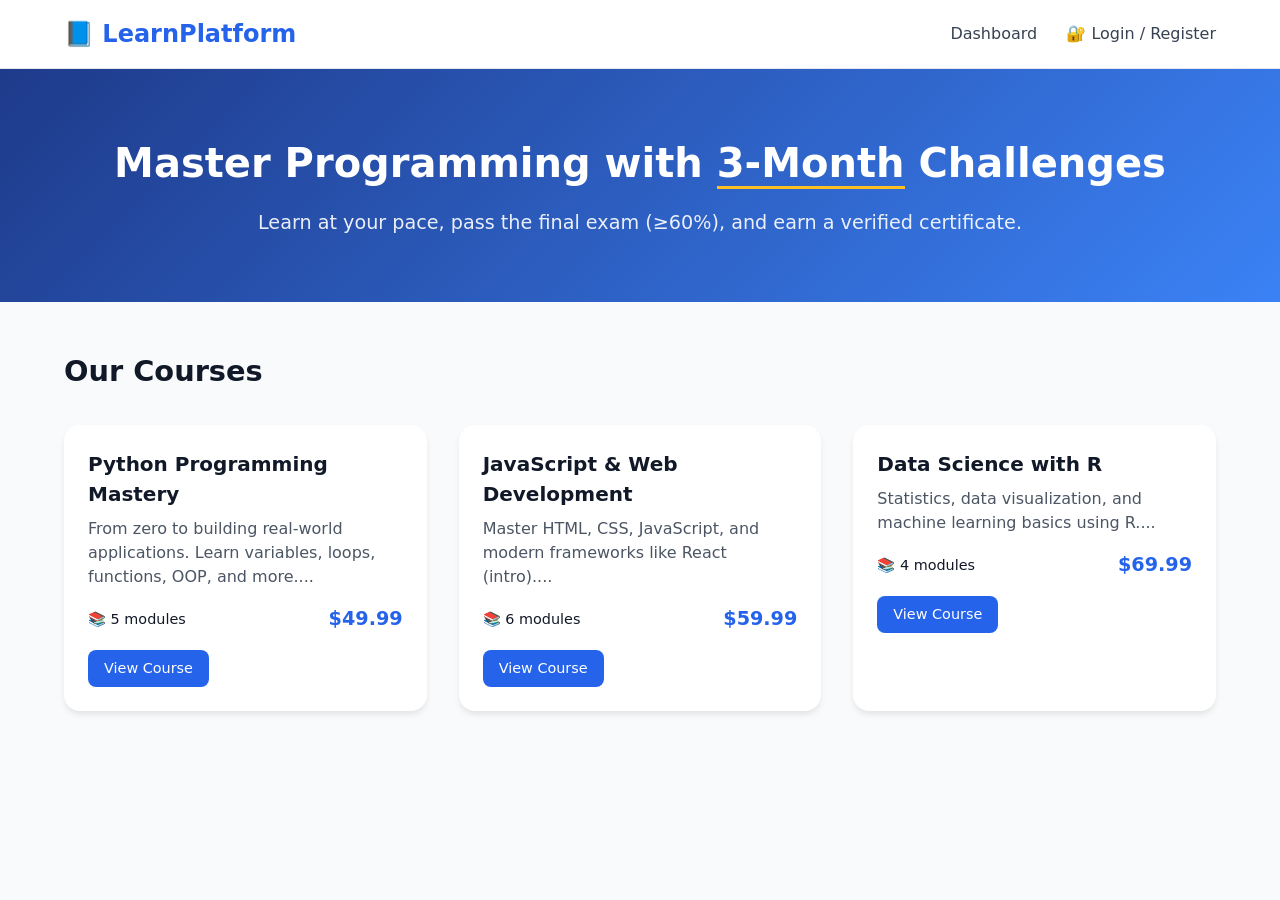
<file: frontend/index.html>
<!DOCTYPE html>
<html lang="en">
<head>
    <meta charset="UTF-8">
    <meta name="viewport" content="width=device-width, initial-scale=1.0">
    <title>LearnPlatform – Programming Courses</title>
    <link rel="stylesheet" href="css/style.css">
</head>
<body>

    <!-- Navigation -->
    <nav class="navbar">
        <div class="container">
            <a href="index.html" class="logo">📘 LearnPlatform</a>
            <div class="nav-links">
                <a href="dashboard.html">Dashboard</a>
                <a href="#" id="authLink">Login / Register</a>
            </div>
        </div>
    </nav>

    <!-- Hero -->
    <section class="hero">
        <div class="container">
            <h1>Master Programming with <span>3-Month</span> Challenges</h1>
            <p>Learn at your pace, pass the final exam (≥60%), and earn a verified certificate.</p>
        </div>
    </section>

    <!-- Course Grid -->
    <section class="courses-section">
        <div class="container">
            <h2>Our Courses</h2>
            <div id="courseGrid" class="course-grid">
                <!-- Courses will be loaded here by JS -->
                <div class="loading">Loading courses...</div>
            </div>
        </div>
    </section>

    <script src="js/mock-api.js"></script>
    <script src="js/common.js"></script>
    <script src="js/index.js"></script>
</body>
</html>
</file>
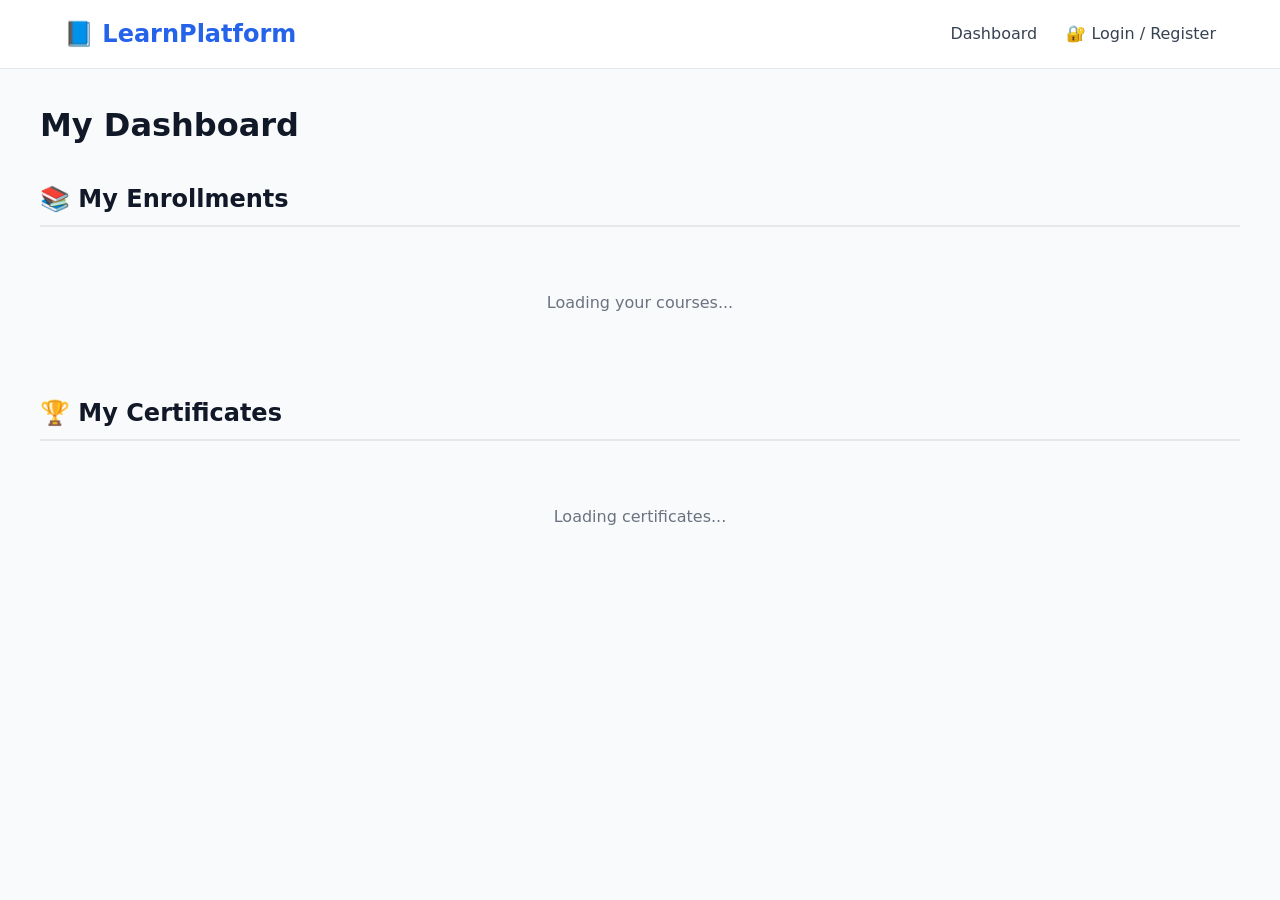
<file: frontend/dashboard.html>
<!DOCTYPE html>
<html lang="en">
<head>
    <meta charset="UTF-8">
    <meta name="viewport" content="width=device-width, initial-scale=1.0">
    <title>Dashboard | LearnPlatform</title>
    <link rel="stylesheet" href="css/style.css">
    <style>
        .dashboard-grid {
            display: grid;
            grid-template-columns: repeat(auto-fill, minmax(350px, 1fr));
            gap: 1.5rem;
            margin-top: 1.5rem;
        }
        .enrollment-card {
            background: white;
            border-radius: 1rem;
            padding: 1.5rem;
            box-shadow: 0 1px 3px rgba(0,0,0,0.1);
            transition: transform 0.2s;
        }
        .enrollment-card:hover {
            transform: translateY(-2px);
        }
        .deadline {
            font-size: 0.9rem;
            color: #6b7280;
            margin: 0.5rem 0;
        }
        .deadline.urgent {
            color: #dc2626;
            font-weight: bold;
        }
        .progress-bar {
            background: #e5e7eb;
            border-radius: 9999px;
            height: 0.5rem;
            margin: 1rem 0;
            overflow: hidden;
        }
        .progress-fill {
            background: #2563eb;
            height: 100%;
            width: 0%;
            border-radius: 9999px;
            transition: width 0.3s;
        }
        .exam-attempts {
            display: inline-block;
            background: #f3f4f6;
            padding: 0.25rem 0.75rem;
            border-radius: 9999px;
            font-size: 0.8rem;
            margin-top: 0.5rem;
        }
        .certificate-badge {
            display: inline-block;
            background: #d1fae5;
            color: #065f46;
            padding: 0.25rem 0.75rem;
            border-radius: 9999px;
            font-size: 0.8rem;
            margin-left: 0.5rem;
        }
        .btn-sm {
            padding: 0.4rem 0.8rem;
            font-size: 0.8rem;
            margin-top: 0.75rem;
            margin-right: 0.5rem;
        }
        .section-title {
            font-size: 1.5rem;
            margin-top: 2rem;
            margin-bottom: 1rem;
            border-bottom: 2px solid #e5e7eb;
            padding-bottom: 0.5rem;
        }
        .certificate-card {
            background: #fef3c7;
            border-left: 4px solid #f59e0b;
        }
        .empty-state {
            text-align: center;
            padding: 3rem;
            color: #6b7280;
        }
    </style>
</head>
<body>
    <nav class="navbar">
        <div class="container">
            <a href="index.html" class="logo">📘 LearnPlatform</a>
            <div class="nav-links">
                <a href="dashboard.html">Dashboard</a>
                <a href="#" id="authLink">Login / Register</a>
            </div>
        </div>
    </nav>

    <div class="container" style="padding: 2rem 0;">
        <h1>My Dashboard</h1>
        <div id="welcomeMessage"></div>

        <!-- Enrolled Courses Section -->
        <h2 class="section-title">📚 My Enrollments</h2>
        <div id="enrollmentsContainer">
            <div class="loading">Loading your courses...</div>
        </div>

        <!-- Certificates Section -->
        <h2 class="section-title">🏆 My Certificates</h2>
        <div id="certificatesContainer">
            <div class="loading">Loading certificates...</div>
        </div>
    </div>

    <script src="js/mock-api.js"></script>
    <script src="js/common.js"></script>
    <script src="js/dashboard.js"></script>
</body>
</html>
</file>
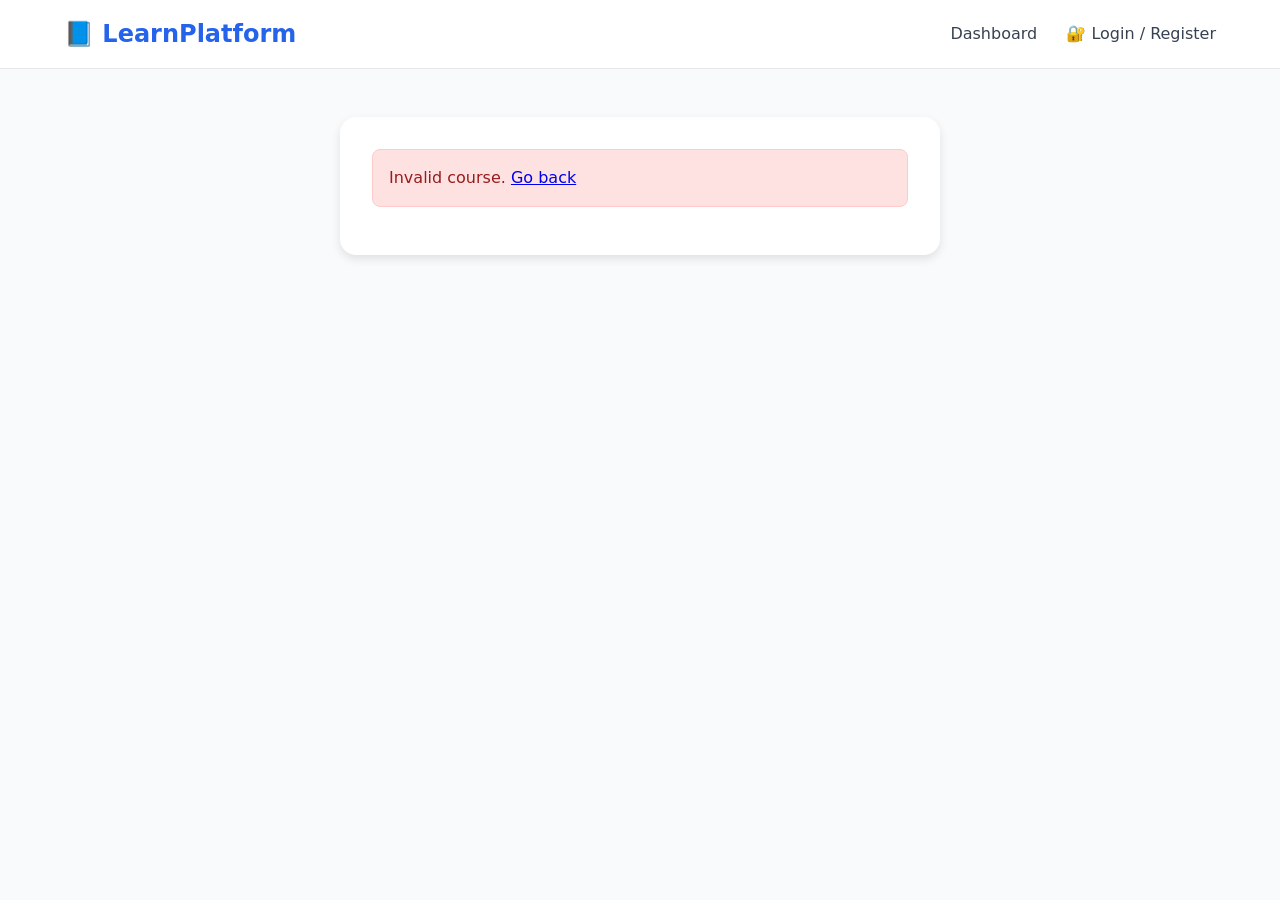
<file: frontend/enrollment.html>
<!DOCTYPE html>
<html lang="en">
<head>
    <meta charset="UTF-8">
    <meta name="viewport" content="width=device-width, initial-scale=1.0">
    <title>Enroll | LearnPlatform</title>
    <link rel="stylesheet" href="css/style.css">
    <style>
        .enrollment-container {
            max-width: 600px;
            margin: 3rem auto;
            background: white;
            border-radius: 1rem;
            padding: 2rem;
            box-shadow: 0 4px 10px rgba(0,0,0,0.1);
        }
        .course-summary {
            background: #f9fafb;
            padding: 1.5rem;
            border-radius: 0.75rem;
            margin: 1.5rem 0;
        }
        .price-large {
            font-size: 2rem;
            font-weight: bold;
            color: #2563eb;
        }
        .deadline-note {
            background: #e0f2fe;
            padding: 1rem;
            border-radius: 0.5rem;
            margin: 1rem 0;
            font-size: 0.9rem;
        }
        .btn-block {
            width: 100%;
            padding: 1rem;
            font-size: 1.1rem;
            margin-top: 1rem;
        }
        .alert-success {
            background: #d1fae5;
            color: #065f46;
            padding: 1rem;
            border-radius: 0.5rem;
            margin-bottom: 1rem;
        }
        .alert-error {
            background: #fee2e2;
            color: #991b1b;
            padding: 1rem;
            border-radius: 0.5rem;
            margin-bottom: 1rem;
        }
    </style>
</head>
<body>
    <nav class="navbar">
        <div class="container">
            <a href="index.html" class="logo">📘 LearnPlatform</a>
            <div class="nav-links">
                <a href="dashboard.html">Dashboard</a>
                <a href="#" id="authLink">Login / Register</a>
            </div>
        </div>
    </nav>

    <div class="enrollment-container" id="enrollmentContainer">
        <div class="loading-container">
            <div class="loading-spinner"></div>
            <p>Loading course details...</p>
        </div>
    </div>

    <script src="js/mock-api.js"></script>
    <script src="js/common.js"></script>
    <script>
        // Get course ID from URL
        function getCourseIdFromURL() {
            const params = new URLSearchParams(window.location.search);
            return params.get('course_id');
        }

        async function loadEnrollmentPage() {
            const courseId = getCourseIdFromURL();
            if (!courseId) {
                document.getElementById('enrollmentContainer').innerHTML = '<div class="alert-error">Invalid course. <a href="index.html">Go back</a></div>';
                return;
            }

            // Check if user is logged in
            if (!MOCK_API.currentUser) {
                document.getElementById('enrollmentContainer').innerHTML = `
                    <div class="course-summary">
                        <p>Please login to enroll.</p>
                        <a href="login.html?returnUrl=enrollment.html?course_id=${courseId}" class="btn btn-block">Login</a>
                    </div>
                `;
                return;
            }

            try {
                const course = await MOCK_API.getCourseDetail(courseId);
                const user = MOCK_API.currentUser;
                
                // Refresh enrollments from storage to ensure latest data
                const enrollments = MOCK_API.getEnrollments();
                const alreadyEnrolled = enrollments.some(e => e.userId == user.id && e.courseId == course.id);
                
                console.log('Current user:', user);
                console.log('All enrollments:', enrollments);
                console.log('Already enrolled?', alreadyEnrolled);
                
                if (alreadyEnrolled) {
                    document.getElementById('enrollmentContainer').innerHTML = `
                        <div class="course-summary">
                            <div class="alert-success">✅ You are already enrolled in <strong>${course.title}</strong>!</div>
                            <a href="learn.html?course_id=${course.id}" class="btn btn-block">Continue Learning →</a>
                            <a href="dashboard.html" class="btn btn-outline btn-block" style="margin-top: 0.5rem;">Go to Dashboard</a>
                        </div>
                    `;
                    return;
                }

                // Render enrollment form
                document.getElementById('enrollmentContainer').innerHTML = `
                    <h1>Complete Your Enrollment</h1>
                    <div class="course-summary">
                        <h3>${course.title}</h3>
                        <p>${course.description}</p>
                        <div class="price-large">$${course.price}</div>
                    </div>
                    <div class="deadline-note">
                        ⏰ After enrollment, you will have <strong>3 months</strong> to complete the course and pass the final exam.<br>
                        📝 You get <strong>3 free exam attempts</strong>. Extra attempts can be purchased later.
                    </div>
                    <button id="confirmEnrollBtn" class="btn btn-block">Confirm & Pay (Mock)</button>
                    <button id="cancelBtn" class="btn btn-outline btn-block" style="margin-top: 0.5rem;">Cancel</button>
                    <div id="enrollMessage" style="margin-top: 1rem;"></div>
                `;

                document.getElementById('confirmEnrollBtn').addEventListener('click', async () => {
                    const btn = document.getElementById('confirmEnrollBtn');
                    btn.disabled = true;
                    btn.textContent = 'Processing...';
                    const msgDiv = document.getElementById('enrollMessage');
                    
                    try {
                        console.log('Attempting enrollment for user:', user.id, 'course:', course.id);
                        const result = await MOCK_API.enroll(user.id, course.id);
                        console.log('Enrollment result:', result);
                        
                        if (result.success) {
                            msgDiv.innerHTML = '<div class="alert-success">Enrollment successful! Redirecting to learning...</div>';
                            setTimeout(() => {
                                window.location.href = `learn.html?course_id=${course.id}`;
                            }, 1500);
                        }
                    } catch (err) {
                        console.error('Enrollment error:', err);
                        msgDiv.innerHTML = `<div class="alert-error">${err.error || 'Enrollment failed'}</div>`;
                        btn.disabled = false;
                        btn.textContent = 'Confirm & Pay';
                    }
                });

                document.getElementById('cancelBtn').addEventListener('click', () => {
                    window.location.href = `course-detail.html?id=${course.id}`;
                });

            } catch (err) {
                console.error('Load error:', err);
                document.getElementById('enrollmentContainer').innerHTML = `<div class="alert-error">Error loading course: ${err}</div>`;
            }
        }

        document.addEventListener('DOMContentLoaded', loadEnrollmentPage);
    </script>
</body>
</html>
</file>
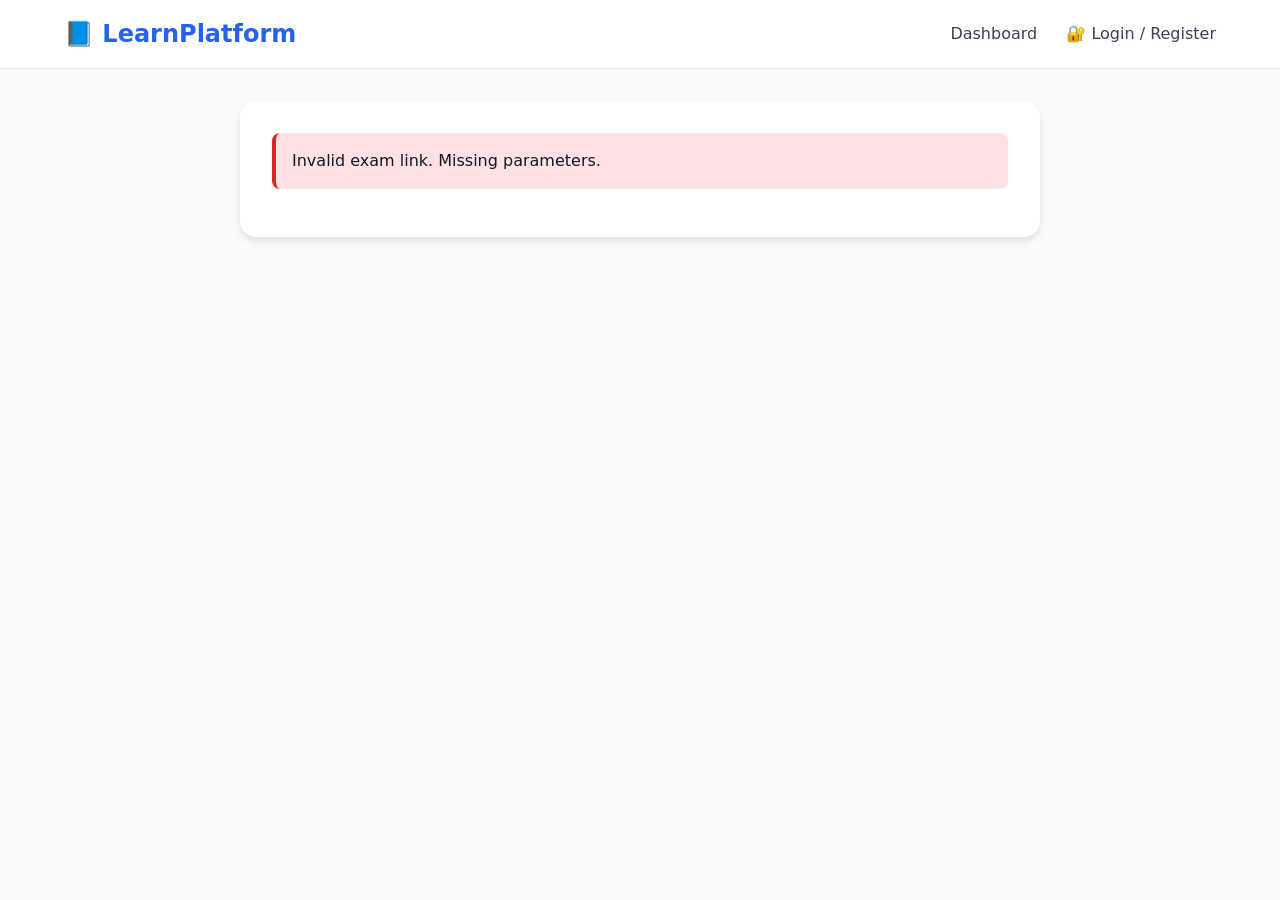
<file: frontend/exam.html>
<!DOCTYPE html>
<html lang="en">
<head>
    <meta charset="UTF-8">
    <meta name="viewport" content="width=device-width, initial-scale=1.0">
    <title>Final Exam | LearnPlatform</title>
    <link rel="stylesheet" href="css/style.css">
    <style>
        .exam-container {
            max-width: 800px;
            margin: 2rem auto;
            background: white;
            border-radius: 1rem;
            padding: 2rem;
            box-shadow: 0 4px 6px rgba(0,0,0,0.1);
        }
        .exam-header {
            border-bottom: 2px solid #e5e7eb;
            padding-bottom: 1rem;
            margin-bottom: 2rem;
        }
        .exam-question {
            background: #f9fafb;
            border-radius: 0.75rem;
            padding: 1.5rem;
            margin-bottom: 1.5rem;
        }
        .question-text {
            font-weight: 600;
            margin-bottom: 1rem;
            font-size: 1.1rem;
        }
        .option {
            margin: 0.5rem 0;
            padding-left: 0.5rem;
        }
        .option label {
            margin-left: 0.5rem;
        }
        .exam-actions {
            display: flex;
            justify-content: space-between;
            margin-top: 2rem;
        }
        .warning {
            background: #fee2e2;
            border-left: 4px solid #dc2626;
            padding: 1rem;
            margin-bottom: 1rem;
            border-radius: 0.5rem;
        }
        .timer {
            font-size: 1.2rem;
            font-weight: bold;
            color: #dc2626;
            text-align: right;
        }
        [contenteditable="true"] {
            user-select: text;
        }
        .disable-select {
            user-select: none;
        }
        .watermark {
            position: fixed;
            bottom: 10px;
            right: 10px;
            opacity: 0.2;
            font-size: 0.8rem;
            pointer-events: none;
            z-index: 999;
        }
    </style>
</head>
<body class="disable-select">
    <div class="watermark" id="watermark"></div>

    <nav class="navbar">
        <div class="container">
            <a href="index.html" class="logo">📘 LearnPlatform</a>
            <div class="nav-links">
                <a href="dashboard.html">Dashboard</a>
                <a href="#" id="authLink">Login / Register</a>
            </div>
        </div>
    </nav>

    <div class="exam-container" id="examContainer">
        <div class="loading">Loading exam...</div>
    </div>

    <script src="js/mock-api.js"></script>
    <script src="js/common.js"></script>
    <script src="js/exam.js"></script>
</body>
</html>
</file>
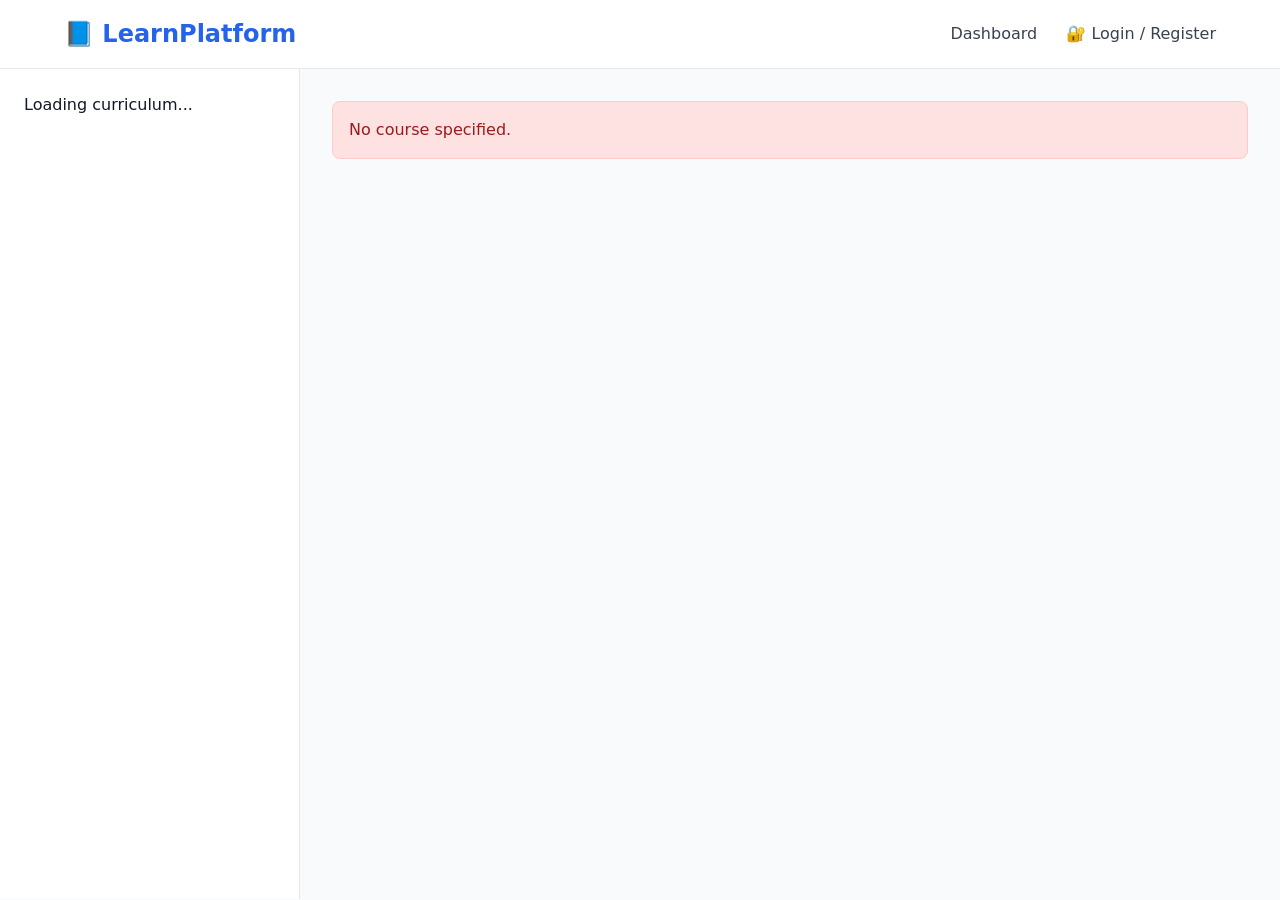
<file: frontend/learn.html>
<!DOCTYPE html>
<html lang="en">
<head>
    <meta charset="UTF-8">
    <meta name="viewport" content="width=device-width, initial-scale=1.0">
    <title>Learn | Platform</title>
    <link rel="stylesheet" href="css/style.css">
    <style>
        /* Learning layout specific */
        .learn-container {
            display: flex;
            min-height: calc(100vh - 70px);
        }
        .sidebar {
            width: 300px;
            background: white;
            border-right: 1px solid #e5e7eb;
            overflow-y: auto;
            padding: 1.5rem;
        }
        .main-content {
            flex: 1;
            padding: 2rem;
            background: #f9fafb;
        }
        .lesson-title {
            font-size: 1.8rem;
            margin-bottom: 1rem;
        }
        .lesson-content {
            background: white;
            border-radius: 1rem;
            padding: 2rem;
            margin-bottom: 2rem;
            box-shadow: 0 1px 2px rgba(0,0,0,0.05);
        }
        .video-container {
            position: relative;
            padding-bottom: 56.25%;
            height: 0;
            margin-bottom: 1rem;
        }
        .video-container iframe {
            position: absolute;
            top: 0;
            left: 0;
            width: 100%;
            height: 100%;
        }
        .nav-buttons {
            display: flex;
            justify-content: space-between;
            margin-top: 1rem;
        }
        .curriculum-item {
            padding: 0.5rem;
            margin-bottom: 0.25rem;
            border-radius: 0.5rem;
            cursor: pointer;
            transition: background 0.2s;
        }
        .curriculum-item:hover {
            background: #f3f4f6;
        }
        .curriculum-item.active {
            background: #dbeafe;
            color: #1e40af;
            font-weight: 500;
        }
        .curriculum-item.completed {
            color: #059669;
            text-decoration: line-through;
            opacity: 0.7;
        }
        .module-title {
            font-weight: bold;
            margin-top: 1rem;
            margin-bottom: 0.5rem;
            padding-left: 0.5rem;
        }
        .practice-question {
            background: #f9fafb;
            border-radius: 0.75rem;
            padding: 1rem;
            margin-bottom: 1rem;
            border: 1px solid #e5e7eb;
        }
        .question-text {
            font-weight: 500;
            margin-bottom: 0.75rem;
        }
        .option {
            margin: 0.5rem 0;
        }
        .feedback {
            margin-top: 0.5rem;
            font-size: 0.9rem;
        }
        .feedback.correct {
            color: #059669;
        }
        .feedback.incorrect {
            color: #dc2626;
        }
        .mark-complete-btn {
            background: #10b981;
            margin-top: 1rem;
        }
        .mark-complete-btn:hover {
            background: #059669;
        }
        .completion-badge {
            display: inline-block;
            background: #d1fae5;
            color: #065f46;
            padding: 0.25rem 0.75rem;
            border-radius: 9999px;
            font-size: 0.75rem;
            margin-left: 0.5rem;
        }
        @media (max-width: 768px) {
            .learn-container {
                flex-direction: column;
            }
            .sidebar {
                width: 100%;
                border-right: none;
                border-bottom: 1px solid #e5e7eb;
            }
        }
    </style>
</head>
<body>
    <nav class="navbar">
        <div class="container">
            <a href="index.html" class="logo">📘 LearnPlatform</a>
            <div class="nav-links">
                <a href="dashboard.html">Dashboard</a>
                <a href="#" id="authLink">Login / Register</a>
            </div>
        </div>
    </nav>

    <div class="learn-container">
        <!-- Sidebar with curriculum -->
        <aside class="sidebar" id="sidebar">
            <div id="curriculumLoading">Loading curriculum...</div>
        </aside>

        <!-- Main content area -->
        <main class="main-content" id="mainContent">
            <div id="lessonLoading">Loading lesson...</div>
        </main>
    </div>

    <script src="js/mock-api.js"></script>
    <script src="js/common.js"></script>
    <script src="js/learn.js"></script>
</body>
</html>
</file>
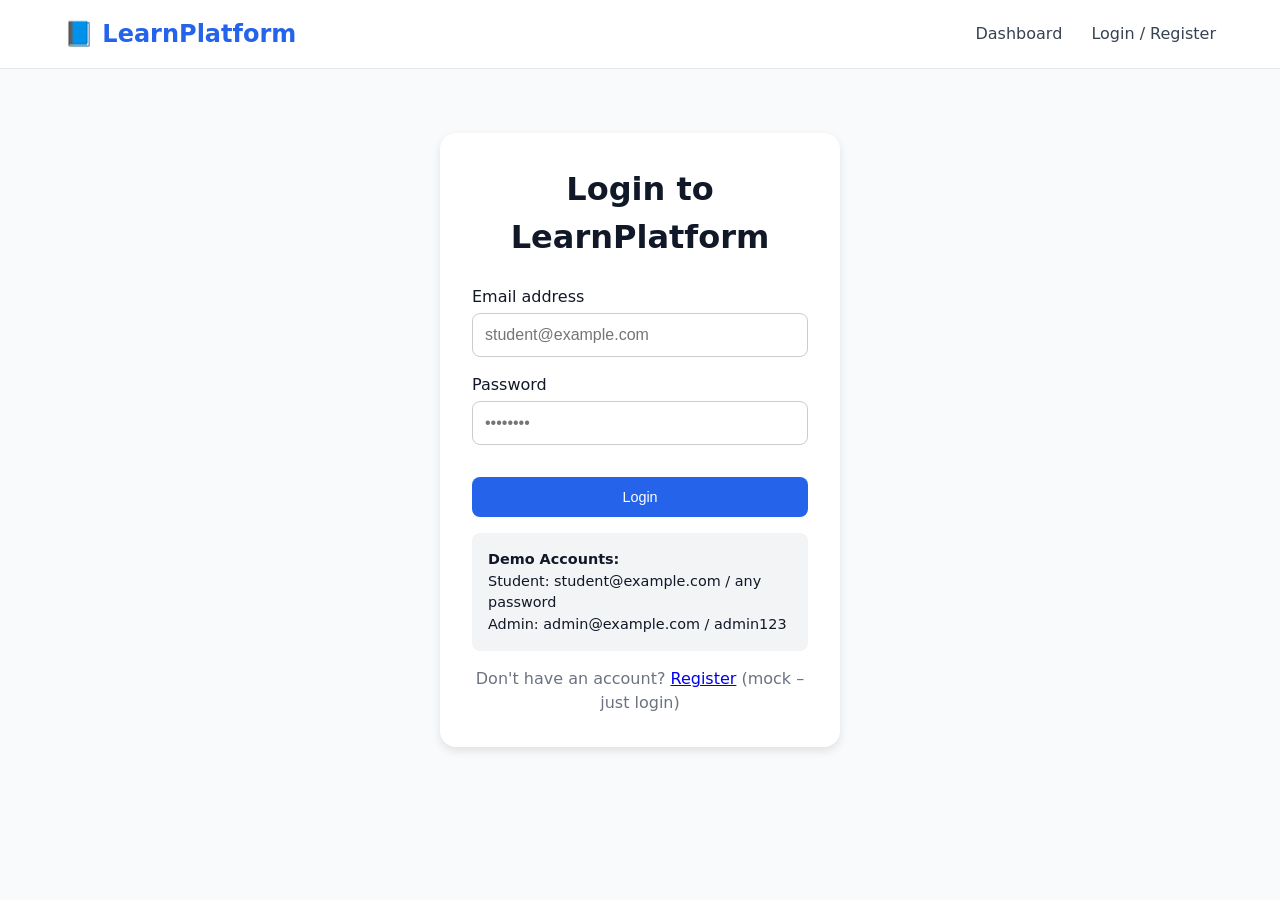
<file: frontend/profile.html>
<!DOCTYPE html>
<html lang="en">
<head>
    <meta charset="UTF-8">
    <meta name="viewport" content="width=device-width, initial-scale=1.0">
    <title>My Profile | LearnPlatform</title>
    <link rel="stylesheet" href="css/style.css">
    <style>
        .profile-container {
            max-width: 700px;
            margin: 2rem auto;
            background: white;
            border-radius: 1rem;
            padding: 2rem;
            box-shadow: 0 4px 10px rgba(0,0,0,0.1);
        }
        .profile-container h1 {
            margin-bottom: 1.5rem;
        }
        .profile-image {
            text-align: center;
            margin-bottom: 2rem;
        }
        .profile-image img {
            width: 120px;
            height: 120px;
            border-radius: 50%;
            object-fit: cover;
            border: 3px solid #2563eb;
        }
        .profile-image button {
            margin-top: 0.5rem;
            font-size: 0.8rem;
        }
        .form-row {
            display: grid;
            grid-template-columns: 1fr 1fr;
            gap: 1rem;
        }
        .form-group {
            margin-bottom: 1rem;
        }
        .form-group label {
            display: block;
            margin-bottom: 0.25rem;
            font-weight: 500;
        }
        .form-group input, .form-group select {
            width: 100%;
            padding: 0.75rem;
            border: 1px solid #ccc;
            border-radius: 0.5rem;
            font-size: 1rem;
        }
        .readonly-field {
            background: #f3f4f6;
            color: #6b7280;
        }
        .btn-save {
            width: 100%;
            padding: 0.75rem;
            margin-top: 1rem;
        }
        .alert {
            padding: 0.75rem;
            border-radius: 0.5rem;
            margin-bottom: 1rem;
        }
        .alert-success {
            background: #d1fae5;
            color: #065f46;
        }
        .alert-error {
            background: #fee2e2;
            color: #991b1b;
        }
        .tabs {
            display: flex;
            gap: 1rem;
            border-bottom: 2px solid #e5e7eb;
            margin-bottom: 2rem;
        }
        .tab {
            padding: 0.5rem 1rem;
            cursor: pointer;
            background: none;
            border: none;
            font-size: 1rem;
        }
        .tab.active {
            border-bottom: 2px solid #2563eb;
            color: #2563eb;
            font-weight: bold;
        }
        .tab-pane {
            display: none;
        }
        .tab-pane.active {
            display: block;
        }
    </style>
</head>
<body>
    <nav class="navbar">
        <div class="container">
            <a href="index.html" class="logo">📘 LearnPlatform</a>
            <div class="nav-links">
                <a href="dashboard.html">Dashboard</a>
                <a href="#" id="authLink">Login / Register</a>
            </div>
        </div>
    </nav>

    <div class="profile-container">
        <h1>My Profile</h1>
        
        <div class="tabs">
            <button class="tab active" data-tab="info">Personal Information</button>
            <button class="tab" data-tab="security">Security</button>
        </div>
        
        <div id="infoTab" class="tab-pane active">
            <div class="profile-image">
                <img id="profileImage" src="https://ui-avatars.com/api/?background=2563eb&color=fff&rounded=true&bold=true&size=120" alt="Profile">
                <button id="changePhotoBtn" class="btn btn-sm">Change Photo (Mock)</button>
            </div>
            
            <form id="profileForm">
                <div class="form-row">
                    <div class="form-group">
                        <label>First Name</label>
                        <input type="text" id="firstName" name="firstName" required>
                    </div>
                    <div class="form-group">
                        <label>Last Name</label>
                        <input type="text" id="lastName" name="lastName" required>
                    </div>
                </div>
                
                <div class="form-group">
                    <label>Email Address</label>
                    <input type="email" id="email" class="readonly-field" readonly>
                </div>
                
                <div class="form-row">
                    <div class="form-group">
                        <label>Phone Number</label>
                        <input type="tel" id="phone" required>
                    </div>
                    <div class="form-group">
                        <label>Country</label>
                        <select id="country" required>
                            <option value="">Select Country</option>
                            <option value="USA">United States</option>
                            <option value="UK">United Kingdom</option>
                            <option value="Canada">Canada</option>
                            <option value="Australia">Australia</option>
                            <option value="Germany">Germany</option>
                            <option value="France">France</option>
                            <option value="India">India</option>
                            <option value="Ethiopia">Ethiopia</option>
                            <option value="Other">Other</option>
                        </select>
                    </div>
                </div>
                
                <div class="form-row">
                    <div class="form-group">
                        <label>City</label>
                        <input type="text" id="city">
                    </div>
                    <div class="form-group">
                        <label>Date of Birth</label>
                        <input type="date" id="dob">
                    </div>
                </div>
                
                <div class="form-group">
                    <label>Member Since</label>
                    <input type="text" id="memberSince" class="readonly-field" readonly>
                </div>
                
                <div id="profileMessage"></div>
                <button type="submit" class="btn btn-save">Save Changes</button>
            </form>
        </div>
        
        <div id="securityTab" class="tab-pane">
            <form id="passwordForm">
                <div class="form-group">
                    <label>Current Password</label>
                    <input type="password" id="currentPassword" required>
                </div>
                <div class="form-group">
                    <label>New Password</label>
                    <input type="password" id="newPassword" required>
                    <div id="newPasswordStrength" class="password-strength" style="font-size:0.8rem;"></div>
                </div>
                <div class="form-group">
                    <label>Confirm New Password</label>
                    <input type="password" id="confirmNewPassword" required>
                </div>
                <div id="passwordMessage"></div>
                <button type="submit" class="btn btn-save">Change Password</button>
            </form>
        </div>
    </div>

    <script src="js/mock-api.js"></script>
    <script src="js/common.js"></script>
    <script>
        let currentUserProfile = null;
        
        // Tab switching
        document.querySelectorAll('.tab').forEach(tab => {
            tab.addEventListener('click', () => {
                const tabName = tab.dataset.tab;
                document.querySelectorAll('.tab').forEach(t => t.classList.remove('active'));
                document.querySelectorAll('.tab-pane').forEach(pane => pane.classList.remove('active'));
                tab.classList.add('active');
                document.getElementById(`${tabName}Tab`).classList.add('active');
            });
        });
        
        // Password strength checker
        function checkPasswordStrength(password) {
            let strength = 0;
            if (password.length >= 8) strength++;
            if (password.match(/[a-z]+/)) strength++;
            if (password.match(/[A-Z]+/)) strength++;
            if (password.match(/[0-9]+/)) strength++;
            if (password.match(/[$@#&!]+/)) strength++;
            
            if (strength <= 2) return { text: 'Weak', class: 'weak' };
            if (strength <= 4) return { text: 'Medium', class: 'medium' };
            return { text: 'Strong', class: 'strong' };
        }
        
        document.getElementById('newPassword').addEventListener('input', (e) => {
            const strength = checkPasswordStrength(e.target.value);
            const strengthDiv = document.getElementById('newPasswordStrength');
            strengthDiv.innerHTML = `Password strength: <span class="${strength.class}">${strength.text}</span>`;
        });
        
        // Load user profile
        async function loadProfile() {
            const user = MOCK_API.currentUser;
            if (!user) {
                window.location.href = 'login.html?returnUrl=profile.html';
                return;
            }
            
            const profile = await MOCK_API.getUserProfile(user.id);
            currentUserProfile = profile;
            
            if (profile) {
                document.getElementById('firstName').value = profile.firstName || '';
                document.getElementById('lastName').value = profile.lastName || '';
                document.getElementById('email').value = profile.email || '';
                document.getElementById('phone').value = profile.phone || '';
                document.getElementById('country').value = profile.country || '';
                document.getElementById('city').value = profile.city || '';
                document.getElementById('dob').value = profile.dob || '';
                document.getElementById('memberSince').value = profile.createdAt ? new Date(profile.createdAt).toLocaleDateString() : 'N/A';
                
                // Update avatar
                const initials = `${profile.firstName?.charAt(0) || ''}${profile.lastName?.charAt(0) || ''}`.toUpperCase();
                document.getElementById('profileImage').src = `https://ui-avatars.com/api/?background=2563eb&color=fff&rounded=true&bold=true&size=120&name=${initials}`;
            }
        }
        
        // Save profile changes
        document.getElementById('profileForm').addEventListener('submit', async (e) => {
            e.preventDefault();
            const user = MOCK_API.currentUser;
            const messageDiv = document.getElementById('profileMessage');
            
            try {
                const result = await MOCK_API.updateUserProfile(user.id, {
                    firstName: document.getElementById('firstName').value,
                    lastName: document.getElementById('lastName').value,
                    phone: document.getElementById('phone').value,
                    country: document.getElementById('country').value,
                    city: document.getElementById('city').value,
                    dob: document.getElementById('dob').value
                });
                
                if (result.success) {
                    messageDiv.innerHTML = '<div class="alert alert-success">Profile updated successfully!</div>';
                    setTimeout(() => {
                        messageDiv.innerHTML = '';
                    }, 3000);
                    loadProfile(); // Reload to update avatar
                }
            } catch (err) {
                messageDiv.innerHTML = `<div class="alert alert-error">${err.error || 'Update failed'}</div>`;
            }
        });
        
        // Change password
        document.getElementById('passwordForm').addEventListener('submit', async (e) => {
            e.preventDefault();
            const user = MOCK_API.currentUser;
            const currentPassword = document.getElementById('currentPassword').value;
            const newPassword = document.getElementById('newPassword').value;
            const confirmPassword = document.getElementById('confirmNewPassword').value;
            const messageDiv = document.getElementById('passwordMessage');
            
            if (newPassword !== confirmPassword) {
                messageDiv.innerHTML = '<div class="alert alert-error">New passwords do not match.</div>';
                return;
            }
            
            if (newPassword.length < 4) {
                messageDiv.innerHTML = '<div class="alert alert-error">Password must be at least 4 characters.</div>';
                return;
            }
            
            try {
                const result = await MOCK_API.changePassword(user.id, currentPassword, newPassword);
                if (result.success) {
                    messageDiv.innerHTML = '<div class="alert alert-success">Password changed successfully!</div>';
                    document.getElementById('passwordForm').reset();
                    setTimeout(() => {
                        messageDiv.innerHTML = '';
                    }, 3000);
                }
            } catch (err) {
                messageDiv.innerHTML = `<div class="alert alert-error">${err.error || 'Password change failed'}</div>`;
            }
        });
        
        document.getElementById('changePhotoBtn').addEventListener('click', () => {
            alert('Photo upload will be available in the next update.');
        });
        
        loadProfile();
    </script>
</body>
</html>
</file>
<file: frontend/css/style.css>
* {
    margin: 0;
    padding: 0;
    box-sizing: border-box;
}

body {
    font-family: system-ui, -apple-system, 'Segoe UI', Roboto, sans-serif;
    background: #f9fafb;
    color: #111827;
    line-height: 1.5;
}

.container {
    max-width: 1200px;
    margin: 0 auto;
    padding: 0 1.5rem;
}

/* Navbar */
.navbar {
    background: white;
    border-bottom: 1px solid #e5e7eb;
    padding: 1rem 0;
    position: sticky;
    top: 0;
    z-index: 10;
}

.navbar .container {
    display: flex;
    justify-content: space-between;
    align-items: center;
}

.logo {
    font-size: 1.5rem;
    font-weight: bold;
    text-decoration: none;
    color: #2563eb;
}

.nav-links a {
    margin-left: 1.5rem;
    text-decoration: none;
    color: #374151;
    transition: color 0.2s;
}

.nav-links a:hover {
    color: #2563eb;
}

/* Hero */
.hero {
    background: linear-gradient(135deg, #1e3a8a 0%, #3b82f6 100%);
    color: white;
    padding: 4rem 0;
    text-align: center;
}

.hero h1 {
    font-size: 2.5rem;
    margin-bottom: 1rem;
}

.hero span {
    border-bottom: 3px solid #fbbf24;
}

.hero p {
    font-size: 1.2rem;
    opacity: 0.9;
}

/* Course Section */
.courses-section {
    padding: 3rem 0;
}

.courses-section h2 {
    font-size: 1.8rem;
    margin-bottom: 2rem;
}

.course-grid {
    display: grid;
    grid-template-columns: repeat(auto-fill, minmax(300px, 1fr));
    gap: 2rem;
}

.course-card {
    background: white;
    border-radius: 1rem;
    overflow: hidden;
    box-shadow: 0 4px 6px -1px rgba(0,0,0,0.1);
    transition: transform 0.2s, box-shadow 0.2s;
}

.course-card:hover {
    transform: translateY(-4px);
    box-shadow: 0 10px 15px -3px rgba(0,0,0,0.1);
}

.course-card-content {
    padding: 1.5rem;
}

.course-card h3 {
    font-size: 1.25rem;
    margin-bottom: 0.5rem;
}

.course-card p {
    color: #4b5563;
    margin-bottom: 1rem;
}

.course-meta {
    display: flex;
    justify-content: space-between;
    align-items: center;
    margin-bottom: 1rem;
    font-size: 0.9rem;
}

.price {
    font-weight: bold;
    color: #2563eb;
    font-size: 1.2rem;
}

.btn {
    display: inline-block;
    background: #2563eb;
    color: white;
    padding: 0.5rem 1rem;
    border-radius: 0.5rem;
    text-decoration: none;
    text-align: center;
    transition: background 0.2s;
    border: none;
    cursor: pointer;
    font-size: 0.9rem;
}

.btn:hover {
    background: #1d4ed8;
}

.btn-outline {
    background: transparent;
    border: 1px solid #2563eb;
    color: #2563eb;
}

.btn-outline:hover {
    background: #2563eb;
    color: white;
}

.loading {
    text-align: center;
    padding: 3rem;
    color: #6b7280;
}
</file>
